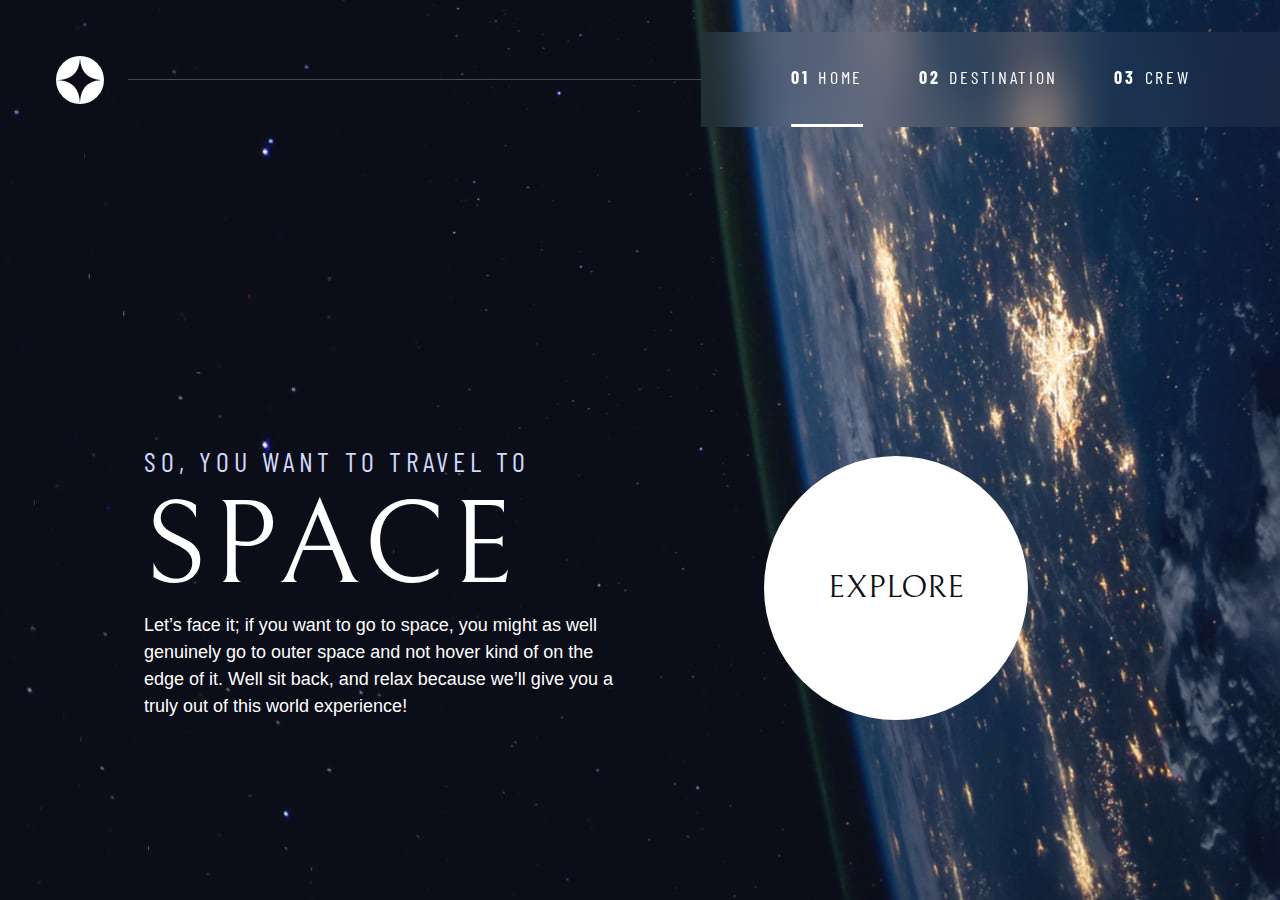
<file: index.html>
<!DOCTYPE html>
<html lang="en">
  <head>
    <meta charset="UTF-8" />
    <meta name="viewport" content="width=device-width, initial-scale=1.0" />

    <link
      rel="icon"
      type="image/png"
      sizes="32x32"
      href="./assets/favicon-32x32.png"
    />
    <link rel="preconnect" href="https://fonts.googleapis.com" />
    <link rel="preconnect" href="https://fonts.gstatic.com" crossorigin />
    <link
      href="https://fonts.googleapis.com/css2?family=Barlow+Condensed&family=Bellefair&display=swap"
      rel="stylesheet"
    />
    <link rel="stylesheet" href="index.css" />

    <title>Frontend Mentor | Space tourism website</title>
  </head>
  <body class="home">
    <a class="skip-to-content" href="#main">Skip to content</a>
    <header class="primary-header flex">
      <div>
        <img
          src="./assets/shared/logo.svg"
          alt="space tourism logo"
          class="logo"
        />
      </div>
      <button class="mobile-nav-toggle" aria-controls="primary-navigation">
        <span class="sr-only" aria-expanded="false">Menu</span>
      </button>
      <nav>
        <ul
          id="primary-navigation"
          class="primary-navigation underline-indicators flex"
          data-visible="false"
        >
          <li class="active">
            <a
              class="ff-sans-cond uppercase text-white letter-spacing-2"
              href="index.html"
              ><span aria-hidden="true">01</span>Home</a
            >
          </li>
          <li>
            <a
              class="ff-sans-cond uppercase text-white letter-spacing-2"
              href="destination.html"
              ><span aria-hidden="true">02</span>Destination</a
            >
          </li>
          <li>
            <a
              class="ff-sans-cond uppercase text-white letter-spacing-2"
              href="crew.html"
              ><span aria-hidden="true">03</span>Crew</a
            >
          </li>
          <!--   <li>
            <a
              class="ff-sans-cond uppercase text-white letter-spacing-2"
              href="technology.html"
              ><span aria-hidden="true">04</span>Technology</a
            >
          </li> -->
        </ul>
      </nav>
    </header>

    <main id="main" class="grid-container grid-container--home">
      <div>
        <h1 class="text-accent uppercase fs-500 ff-sans-cond letter-spacing-1">
          So, you want to travel to
          <span class="fs-900 ff-serif d-block text-white">Space</span>
        </h1>
        <p>
          Let’s face it; if you want to go to space, you might as well genuinely
          go to outer space and not hover kind of on the edge of it. Well sit
          back, and relax because we’ll give you a truly out of this world
          experience!
        </p>
      </div>

      <!-- explore button -->
      <div>
        <a
          href="destination.html"
          class="large-button uppercase ff-serif bg-white text-dark"
          >Explore</a
        >
      </div>
    </main>
    <script src="index.js"></script>
  </body>
</html>
</file>
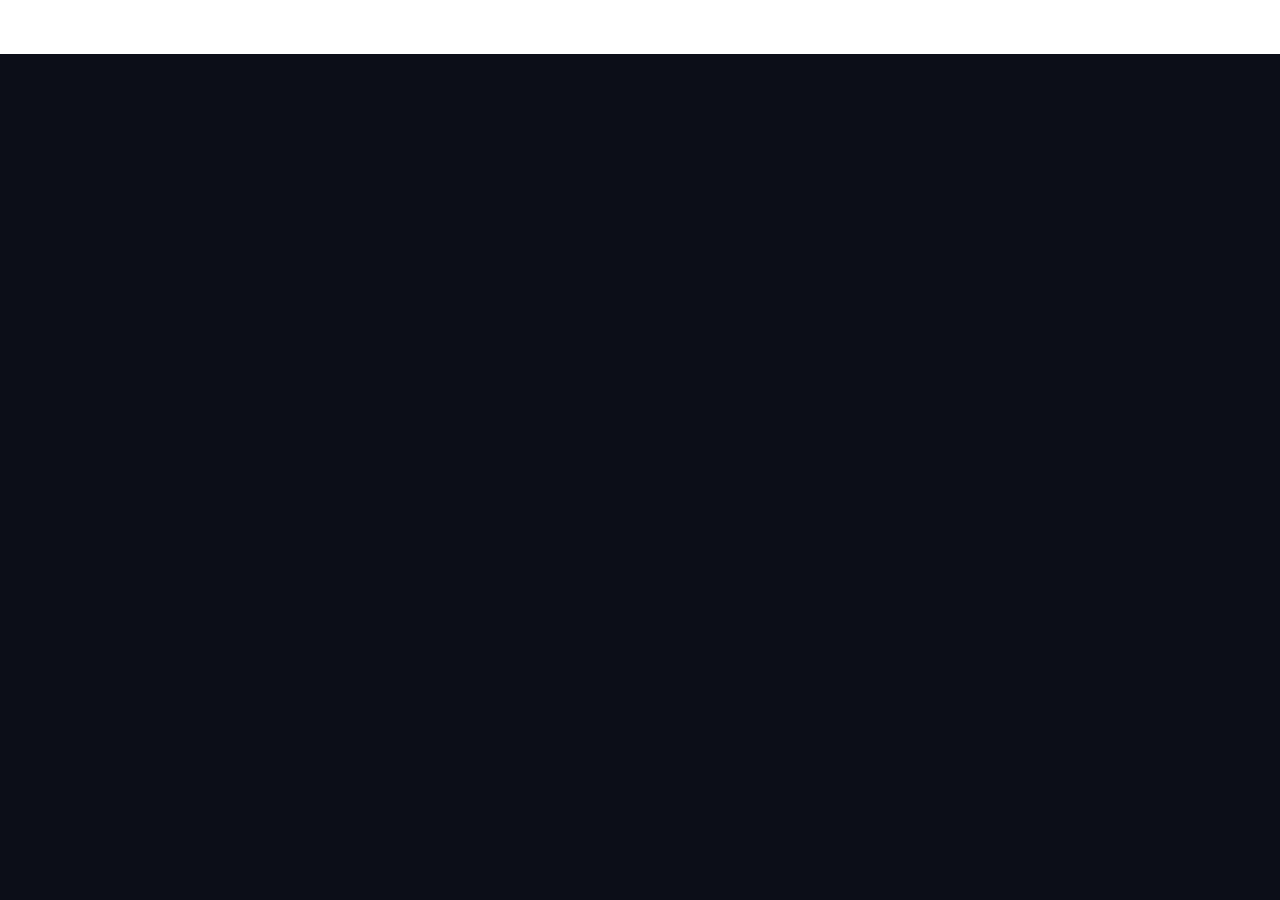
<file: starter-code/index.html>
<!DOCTYPE html>
<html lang="en">
  <head>
    <meta charset="UTF-8" />
    <meta name="viewport" content="width=device-width, initial-scale=1.0" />

    <link
      rel="icon"
      type="image/png"
      sizes="32x32"
      href="./assets/favicon-32x32.png"
    />
    <link rel="preconnect" href="https://fonts.googleapis.com" />
    <link rel="preconnect" href="https://fonts.gstatic.com" crossorigin />
    <link
      href="https://fonts.googleapis.com/css2?family=Barlow+Condensed&family=Bellefair&display=swap"
      rel="stylesheet"
    />
    <link rel="stylesheet" href="index.css" />

    <title>Frontend Mentor | Space tourism website</title>
  </head>
  <body>
    <div class="container bg-white">
      00 Home 01 Destination 02 Crew 03 Technology So, you want to travel to
      Space Let’s face it; if you want to go to space, you might as well
      genuinely go to outer space and not hover kind of on the edge of it. Well
      sit back, and relax because we’ll give you a truly out of this world
      experience! Explore
    </div>

</html>
</file>
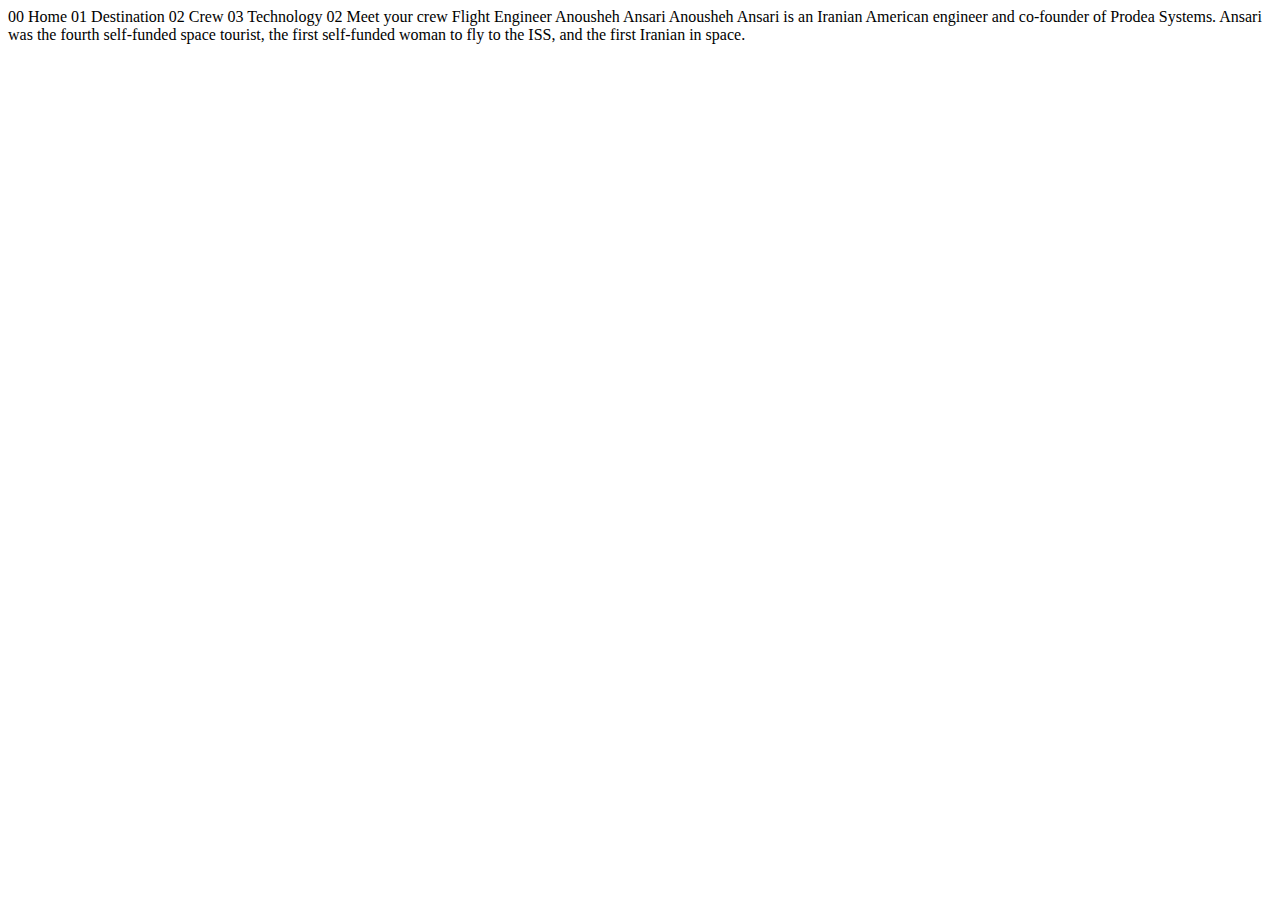
<file: crew-engineer.html>
<!DOCTYPE html>
<html lang="en">
<head>
  <meta charset="UTF-8">
  <meta name="viewport" content="width=device-width, initial-scale=1.0">

  <link rel="icon" type="image/png" sizes="32x32" href="./assets/favicon-32x32.png">
  
  <title>Frontend Mentor | Space tourism website</title>
</head>
<body>

  00 Home
  01 Destination
  02 Crew
  03 Technology

  02 Meet your crew

  Flight Engineer
  Anousheh Ansari

  Anousheh Ansari is an Iranian American engineer and co-founder of Prodea Systems. 
  Ansari was the fourth self-funded space tourist, the first self-funded woman to 
  fly to the ISS, and the first Iranian in space. 
</body>
</html>
</file>
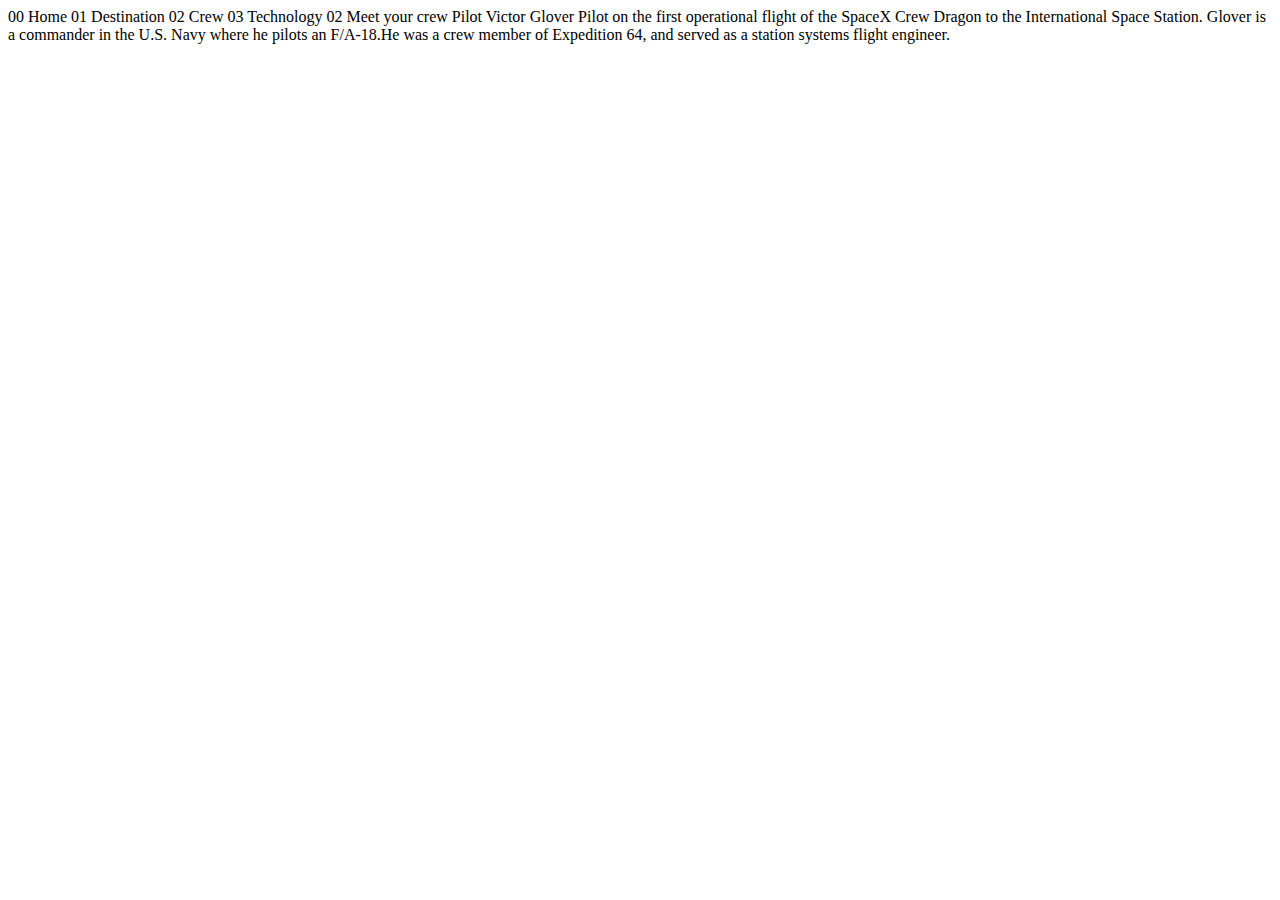
<file: crew-pilot.html>
<!DOCTYPE html>
<html lang="en">
<head>
  <meta charset="UTF-8">
  <meta name="viewport" content="width=device-width, initial-scale=1.0">

  <link rel="icon" type="image/png" sizes="32x32" href="./assets/favicon-32x32.png">
  
  <title>Frontend Mentor | Space tourism website</title>
</head>
<body>

  00 Home
  01 Destination
  02 Crew
  03 Technology

  02 Meet your crew

  Pilot
  Victor Glover

  Pilot on the first operational flight of the SpaceX Crew Dragon to the 
  International Space Station. Glover is a commander in the U.S. Navy where 
  he pilots an F/A-18.He was a crew member of Expedition 64, and served as a 
  station systems flight engineer. 
</body>
</html>
</file>
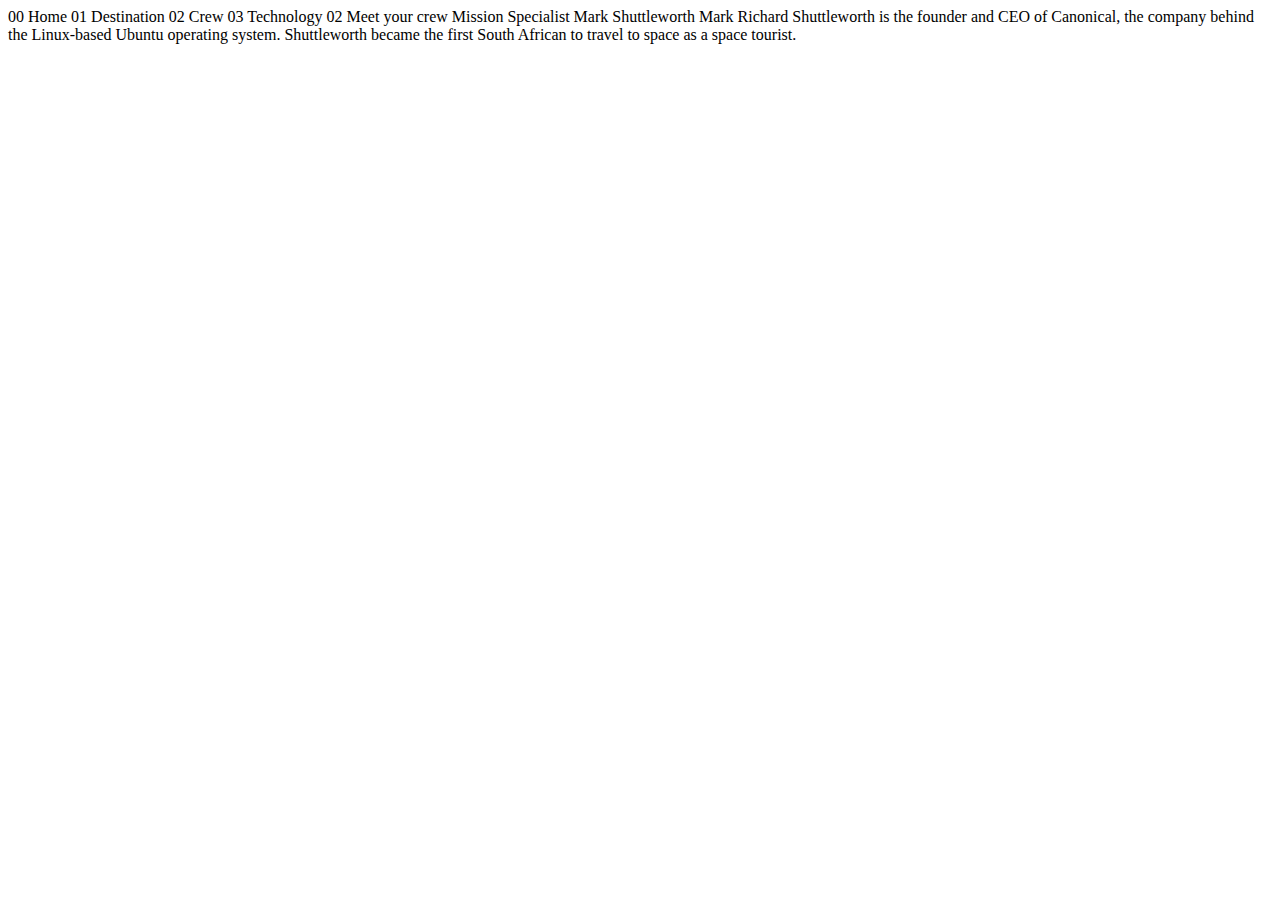
<file: crew-specialist.html>
<!DOCTYPE html>
<html lang="en">
<head>
  <meta charset="UTF-8">
  <meta name="viewport" content="width=device-width, initial-scale=1.0">

  <link rel="icon" type="image/png" sizes="32x32" href="./assets/favicon-32x32.png">
  
  <title>Frontend Mentor | Space tourism website</title>
</head>
<body>

  00 Home
  01 Destination
  02 Crew
  03 Technology

  02 Meet your crew

  Mission Specialist
  Mark Shuttleworth

  Mark Richard Shuttleworth is the founder and CEO of Canonical, the company behind 
  the Linux-based Ubuntu operating system. Shuttleworth became the first South 
  African to travel to space as a space tourist.
</body>
</html>
</file>
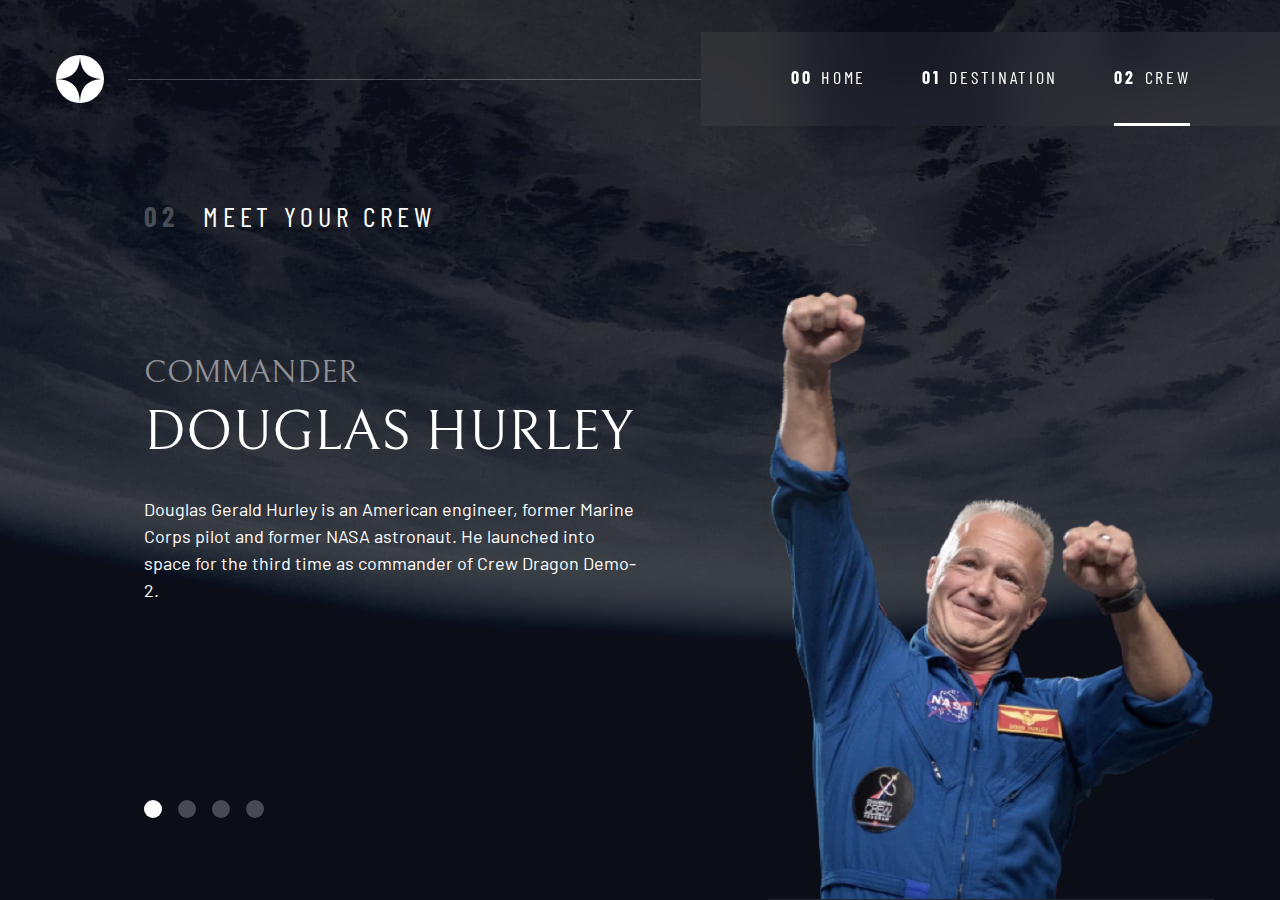
<file: crew.html>
<!DOCTYPE html>
<html lang="en">
  <head>
    <meta charset="UTF-8" />
    <meta name="viewport" content="width=device-width, initial-scale=1.0" />

    <link
      rel="icon"
      type="image/png"
      sizes="32x32"
      href="./assets/favicon-32x32.png"
    />
    <!-- Google fonts -->
    <link rel="preconnect" href="https://fonts.googleapis.com" />
    <link rel="preconnect" href="https://fonts.gstatic.com" crossorigin />
    <link
      href="https://fonts.googleapis.com/css2?family=Barlow+Condensed:wght@400;700&family=Bellefair&family=Barlow:wght@400;700&display=swap"
      rel="stylesheet"
    />

    <!-- Our custom CSS -->
    <link rel="stylesheet" href="index.css" />
    <title>Frontend Mentor | Space tourism website</title>
    <script src="navigation.js" defer></script>
    <script src="tabs.js" defer></script>
  </head>

  <body class="crew">
    <a class="skip-to-content" href="#main">Skip to content</a>
    <header class="primary-header flex">
      <div>
        <img
          src="./assets/shared/logo.svg"
          alt="space tourism logo"
          class="logo"
        />
      </div>
      <button class="mobile-nav-toggle" aria-controls="primary-navigation">
        <span class="sr-only" aria-expanded="false">Menu</span>
      </button>
      <nav>
        <ul
          id="primary-navigation"
          data-visible="false"
          class="primary-navigation underline-indicators flex"
        >
          <li>
            <a
              class="ff-sans-cond uppercase text-white letter-spacing-2"
              href="index.html"
              ><span aria-hidden="true">00</span>Home</a
            >
          </li>
          <li>
            <a
              class="ff-sans-cond uppercase text-white letter-spacing-2"
              href="destination.html"
              ><span aria-hidden="true">01</span>Destination</a
            >
          </li>
          <li class="active">
            <a
              class="ff-sans-cond uppercase text-white letter-spacing-2"
              href="crew.html"
              ><span aria-hidden="true">02</span>Crew</a
            >
          </li>
          <!--  <li>
            <a
              class="ff-sans-cond uppercase text-white letter-spacing-2"
              href="technology.html"
              ><span aria-hidden="true">03</span>Technology</a
            >
          </li> -->
        </ul>
      </nav>
    </header>

    <main id="main" class="grid-container grid-container--crew flow">
      <h1 class="numbered-title">
        <span aria-hidden="true">02</span> Meet your crew
      </h1>

      <div
        class="dot-indicators flex"
        role="tablist"
        aria-label="crew member list"
      >
        <button
          aria-selected="true"
          aria-controls="commander-tab"
          role="tab"
          data-image="commander-image"
          tabindex="0"
        >
          <span class="sr-only">The commander</span>
        </button>
        <button
          aria-selected="false"
          aria-controls="mission-tab"
          role="tab"
          data-image="mission-image"
          tabindex="-1"
        >
          <span class="sr-only">The mission specialist</span>
        </button>
        <button
          aria-selected="false"
          aria-controls="pilot-tab"
          role="tab"
          data-image="pilot-image"
          tabindex="-1"
        >
          <span class="sr-only">The pilot</span>
        </button>
        <button
          aria-selected="false"
          aria-controls="crew-tab"
          role="tab"
          data-image="crew-image"
          tabindex="-1"
        >
          <span class="sr-only">The crew engineer</span>
        </button>
      </div>

      <!-- commander -->
      <article
        class="crew-details flow"
        id="commander-tab"
        role="tabpanel"
        tabindex="0"
      >
        <header class="flow flow--space-small">
          <h2 class="fs-600 ff-serif uppercase">Commander</h2>
          <p class="fs-700 uppercase ff-serif">Douglas Hurley</p>
        </header>
        <p>
          Douglas Gerald Hurley is an American engineer, former Marine Corps
          pilot and former NASA astronaut. He launched into space for the third
          time as commander of Crew Dragon Demo-2.
        </p>
      </article>

      <!-- mission specialist -->
      <article
        hidden
        class="crew-details flow"
        id="mission-tab"
        role="tabpanel"
        tabindex="0"
      >
        <header class="flow flow--space-small">
          <h2 class="fs-600 ff-serif uppercase">Mission Specialist</h2>
          <p class="fs-700 uppercase ff-serif">Mark SHuttleworth</p>
        </header>
        <p>
          Mark Richard Shuttleworth is the founder and CEO of Canonical, the
          company behind the Linux-based Ubuntu operating system. Shuttleworth
          became the first South African to travel to space as a space tourist.
        </p>
      </article>

      <!-- pilot -->
      <article
        hidden
        class="crew-details flow"
        id="pilot-tab"
        role="tabpanel"
        tabindex="0"
      >
        <header class="flow flow--space-small">
          <h2 class="fs-600 ff-serif uppercase">Pilot</h2>
          <p class="fs-700 uppercase ff-serif">Victor Glover</p>
        </header>
        <p>
          Pilot on the first operational flight of the SpaceX Crew Dragon to the
          International Space Station. Glover is a commander in the U.S. Navy
          where he pilots an F/A-18.He was a crew member of Expedition 64, and
          served as a station systems flight engineer.
        </p>
      </article>

      <!-- engineer -->
      <article
        hidden
        class="crew-details flow"
        id="crew-tab"
        role="tabpanel"
        tabindex="0"
      >
        <header class="flow flow--space-small">
          <h2 class="fs-600 ff-serif uppercase">Flight Engineer</h2>
          <p class="fs-700 uppercase ff-serif">Anousheh Ansari</p>
        </header>
        <p>
          Anousheh Ansari is an Iranian American engineer and co-founder of
          Prodea Systems. Ansari was the fourth self-funded space tourist, the
          first self-funded woman to fly to the ISS, and the first Iranian in
          space.
        </p>
      </article>

      <picture id="commander-image">
        <source
          srcset="assets/crew/image-douglas-hurley.webp"
          type="image/webp"
        />
        <img src="assets/crew/image-douglas-hurley.png" alt="Douglas Hurley" />
      </picture>
      <picture hidden id="mission-image">
        <source
          srcset="assets/crew/image-mark-shuttleworth.webp"
          type="image/webp"
        />
        <img
          src="assets/crew/image-mark-shuttleworth.png"
          alt="Douglas Hurley"
        />
      </picture>
      <picture hidden id="pilot-image">
        <source
          srcset="assets/crew/image-victor-glover.webp"
          type="image/webp"
        />
        <img src="assets/crew/image-victor-glover.png" alt="Douglas Hurley" />
      </picture>
      <picture hidden id="crew-image">
        <source
          srcset="assets/crew/image-anousheh-ansari.webp"
          type="image/webp"
        />
        <img src="assets/crew/image-anousheh-ansari.png" alt="Douglas Hurley" />
      </picture>
    </main>
  </body>
</html>
</file>
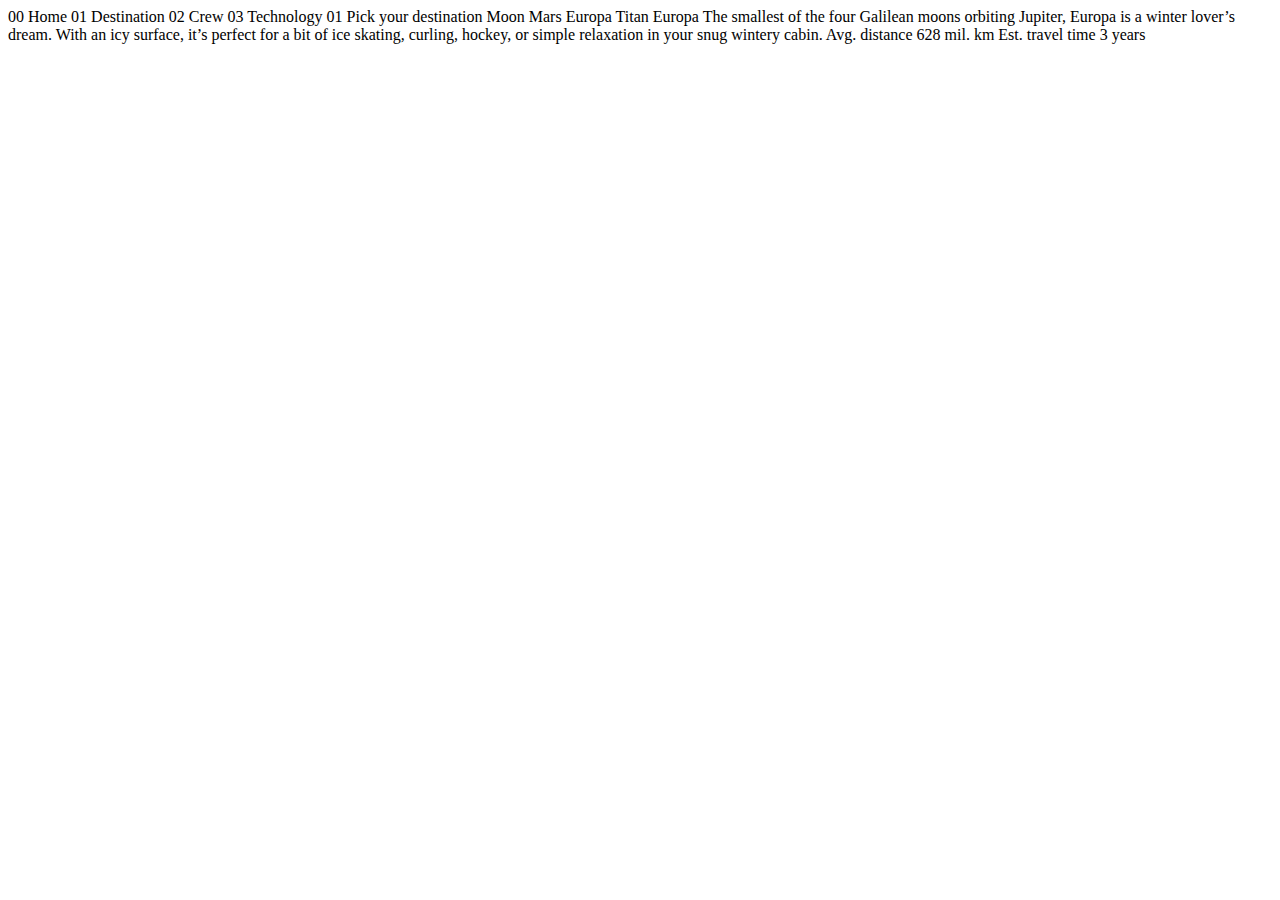
<file: destination-europa.html>
<!DOCTYPE html>
<html lang="en">
<head>
  <meta charset="UTF-8">
  <meta name="viewport" content="width=device-width, initial-scale=1.0">

  <link rel="icon" type="image/png" sizes="32x32" href="./assets/favicon-32x32.png">
  
  <title>Frontend Mentor | Space tourism website</title>
</head>
<body>

  00 Home
  01 Destination
  02 Crew
  03 Technology

  01 Pick your destination

  Moon
  Mars
  Europa
  Titan

  Europa

  The smallest of the four Galilean moons orbiting Jupiter, Europa is a 
  winter lover’s dream. With an icy surface, it’s perfect for a bit of 
  ice skating, curling, hockey, or simple relaxation in your snug 
  wintery cabin.

  Avg. distance
  628 mil. km

  Est. travel time
  3 years
</body>
</html>
</file>
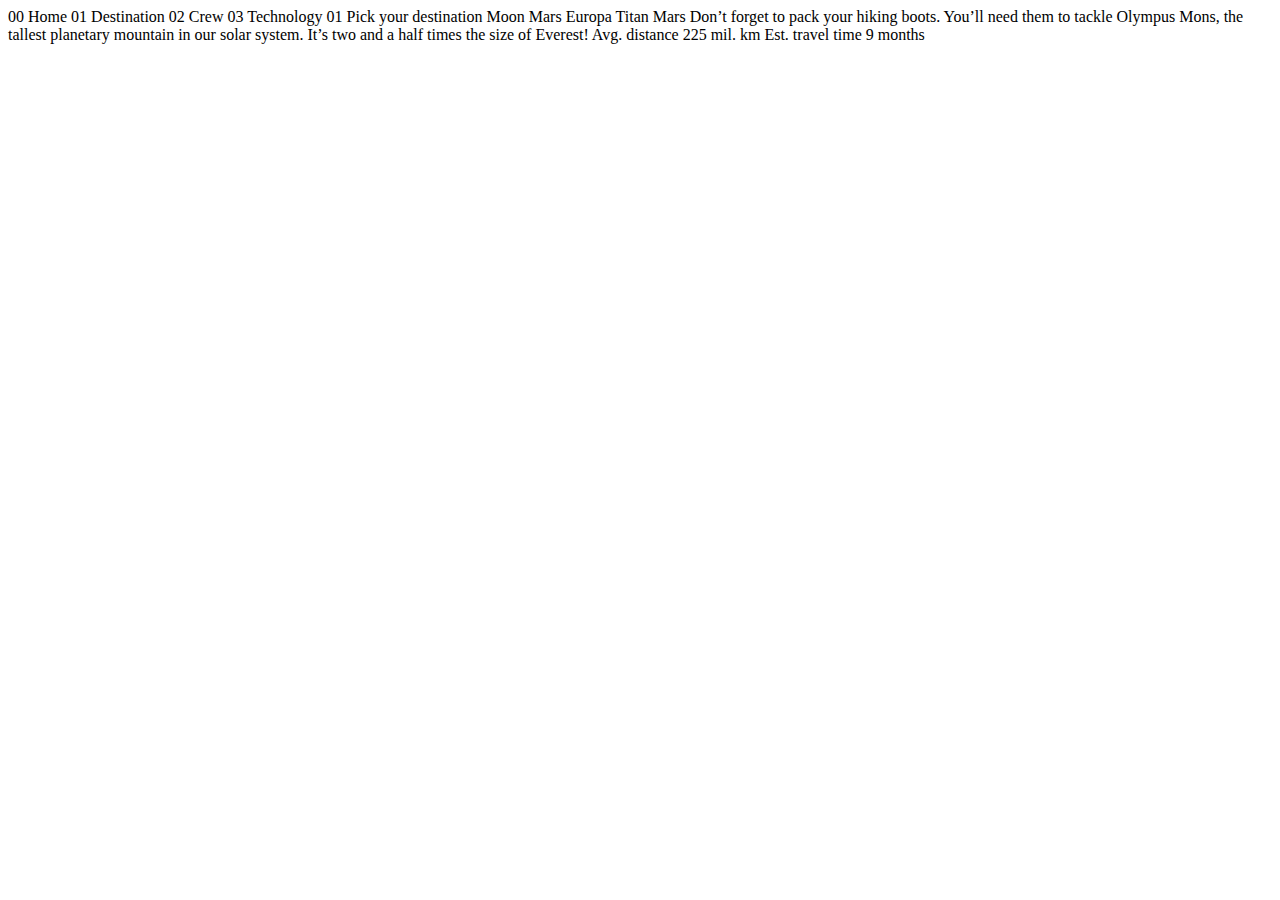
<file: destination-mars.html>
<!DOCTYPE html>
<html lang="en">
<head>
  <meta charset="UTF-8">
  <meta name="viewport" content="width=device-width, initial-scale=1.0">

  <link rel="icon" type="image/png" sizes="32x32" href="./assets/favicon-32x32.png">
  
  <title>Frontend Mentor | Space tourism website</title>
</head>
<body>

  00 Home
  01 Destination
  02 Crew
  03 Technology

  01 Pick your destination

  Moon
  Mars
  Europa
  Titan

  Mars

  Don’t forget to pack your hiking boots. You’ll need them to tackle Olympus Mons, 
  the tallest planetary mountain in our solar system. It’s two and a half times 
  the size of Everest!

  Avg. distance
  225 mil. km

  Est. travel time
  9 months
</body>
</html>
</file>
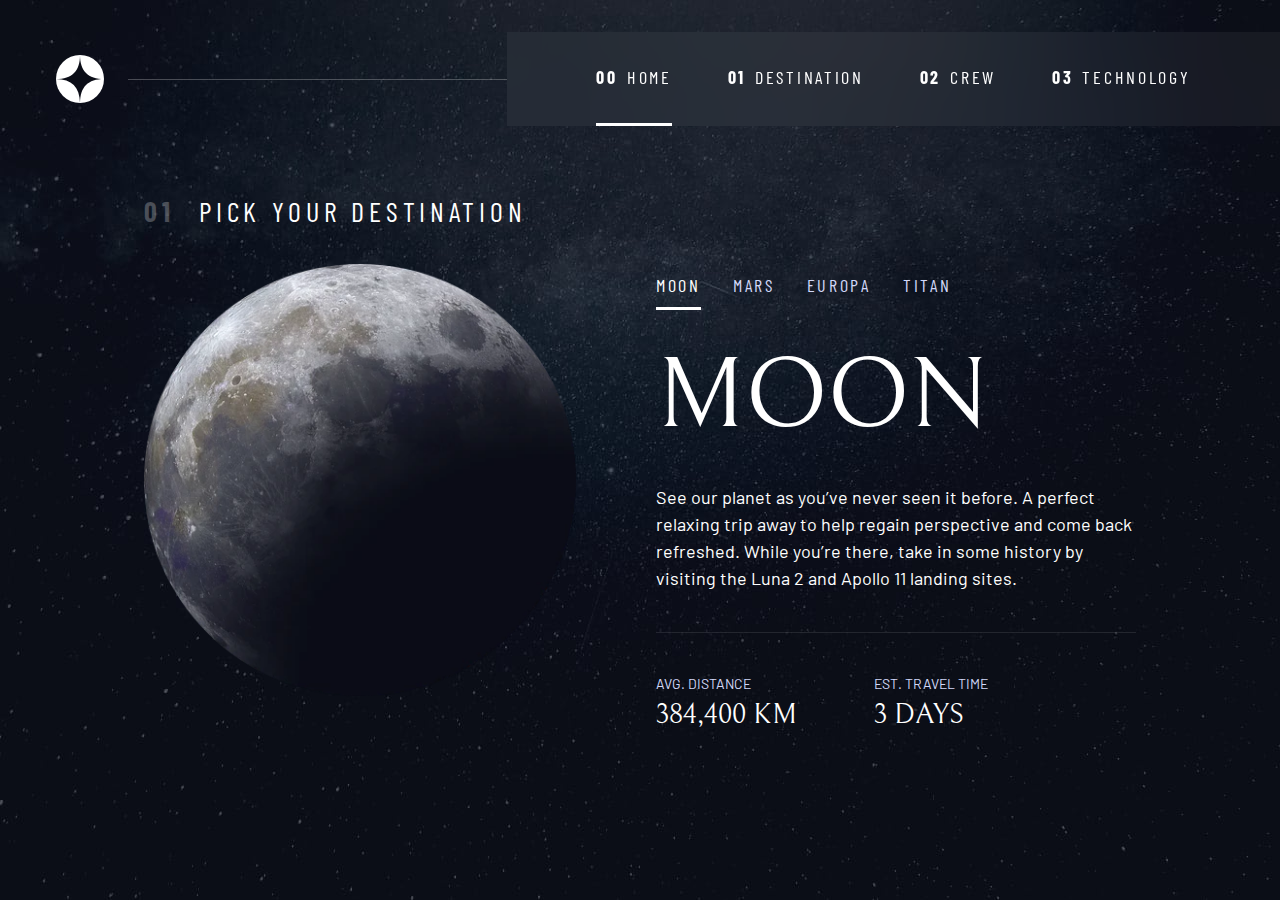
<file: destination-moon.html>
<!DOCTYPE html>
<html lang="en">
  <head>
    <meta charset="UTF-8" />
    <meta name="viewport" content="width=device-width, initial-scale=1.0" />

    <link
      rel="icon"
      type="image/png"
      sizes="32x32"
      href="./assets/favicon-32x32.png"
    />
    <!-- Google fonts -->
    <link rel="preconnect" href="https://fonts.googleapis.com" />
    <link rel="preconnect" href="https://fonts.gstatic.com" crossorigin />
    <link
      href="https://fonts.googleapis.com/css2?family=Barlow+Condensed:wght@400;700&family=Bellefair&family=Barlow:wght@400;700&display=swap"
      rel="stylesheet"
    />

    <!-- Our custom CSS -->
    <link rel="stylesheet" href="index.css" />
    <title>Frontend Mentor | Space tourism website</title>
    <script src="index.js" defer></script>
  </head>
  <body class="destination">
    <a class="skip-to-content" href="#main">Skip to content</a>
    <header class="primary-header flex">
      <div>
        <img
          src="./assets/shared/logo.svg"
          alt="space tourism logo"
          class="logo"
        />
      </div>
      <button class="mobile-nav-toggle" aria-controls="primary-navigation">
        <span class="sr-only" aria-expanded="false">Menu</span>
      </button>
      <nav>
        <ul
          id="primary-navigation"
          data-visible="false"
          class="primary-navigation underline-indicators flex"
        >
          <li class="active">
            <a
              class="ff-sans-cond uppercase text-white letter-spacing-2"
              href="index.html"
              ><span aria-hidden="true">00</span>Home</a
            >
          </li>
          <li>
            <a
              class="ff-sans-cond uppercase text-white letter-spacing-2"
              href="destination.html"
              ><span aria-hidden="true">01</span>Destination</a
            >
          </li>
          <li>
            <a
              class="ff-sans-cond uppercase text-white letter-spacing-2"
              href="crew.html"
              ><span aria-hidden="true">02</span>Crew</a
            >
          </li>
          <li>
            <a
              class="ff-sans-cond uppercase text-white letter-spacing-2"
              href="technology.html"
              ><span aria-hidden="true">03</span>Technology</a
            >
          </li>
        </ul>
      </nav>
    </header>
    <main id="main" class="grid-container grid-container--destination flow">
      <h1 class="numbered-title">
        <span aria-hidden="true">01</span> Pick your destination
      </h1>

      <picture>
        <source srcset="assets/destination/image-moon.webp" type="image/webp" />
        <img src="assets/destination/image-moon.png" alt="the moon" />
      </picture>

      <div class="tab-list underline-indicators flex">
        <button
          aria-selected="true"
          class="uppercase ff-sans-cond text-accent letter-spacing-2"
        >
          Moon
        </button>
        <button
          aria-selected="false"
          class="uppercase ff-sans-cond text-accent letter-spacing-2"
        >
          Mars
        </button>
        <button
          aria-selected="false"
          class="uppercase ff-sans-cond text-accent letter-spacing-2"
        >
          Europa
        </button>
        <button
          aria-selected="false"
          class="uppercase ff-sans-cond text-accent letter-spacing-2"
        >
          Titan
        </button>
      </div>

      <article class="destination-info flow">
        <h2 class="fs-800 uppercase ff-serif">Moon</h2>

        <p>
          See our planet as you’ve never seen it before. A perfect relaxing trip
          away to help regain perspective and come back refreshed. While you’re
          there, take in some history by visiting the Luna 2 and Apollo 11
          landing sites.
        </p>

        <div class="destination-meta flex">
          <div>
            <h3 class="text-accent fs-200 uppercase">Avg. distance</h3>
            <p class="ff-serif uppercase">384,400 km</p>
          </div>
          <div>
            <h3 class="text-accent fs-200 uppercase">Est. travel time</h3>
            <p class="ff-serif uppercase">3 days</p>
          </div>
        </div>
      </article>
    </main>
  </body>
</html>
</file>
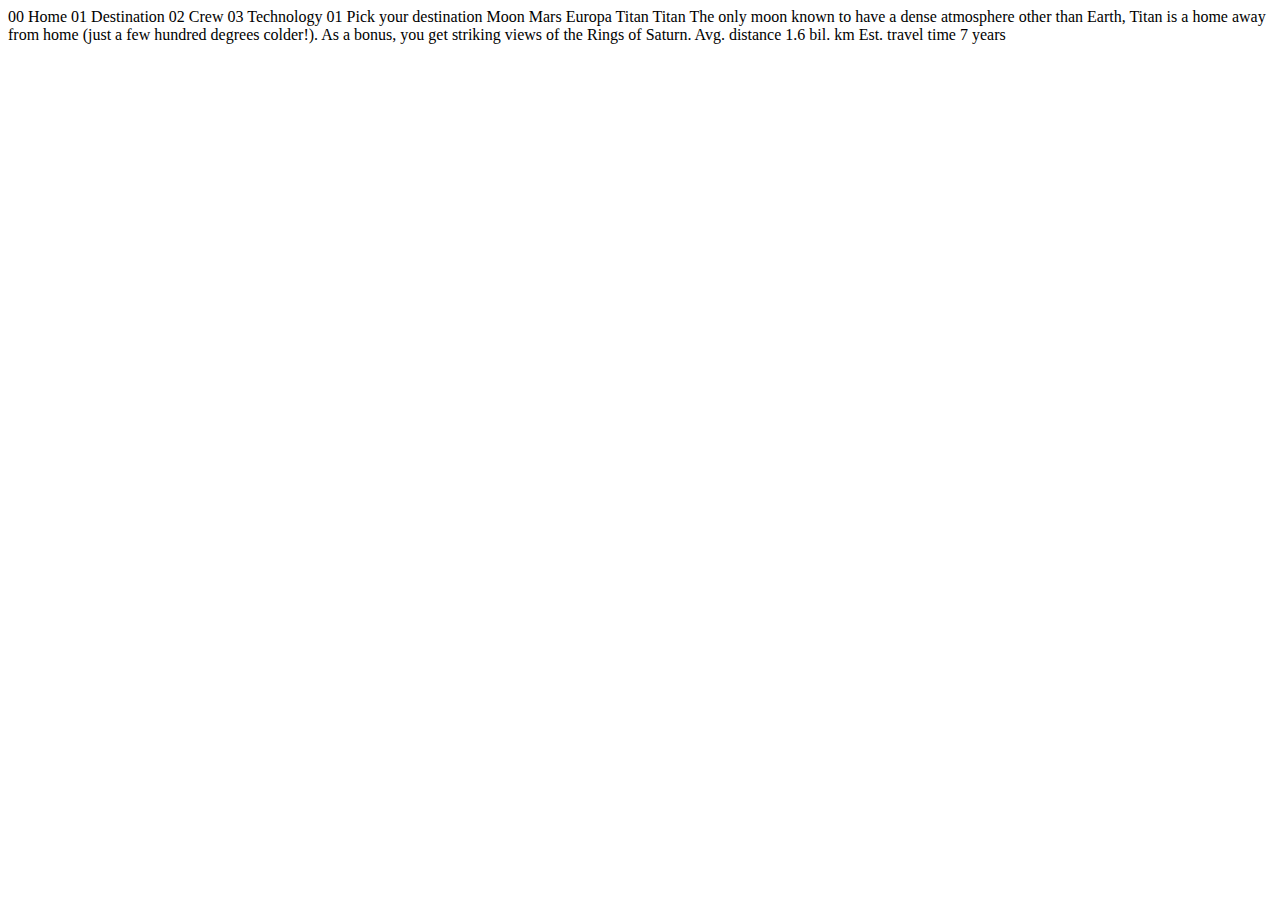
<file: destination-titan.html>
<!DOCTYPE html>
<html lang="en">
<head>
  <meta charset="UTF-8">
  <meta name="viewport" content="width=device-width, initial-scale=1.0">

  <link rel="icon" type="image/png" sizes="32x32" href="./assets/favicon-32x32.png">
  
  <title>Frontend Mentor | Space tourism website</title>
</head>
<body>

  00 Home
  01 Destination
  02 Crew
  03 Technology

  01 Pick your destination

  Moon
  Mars
  Europa
  Titan

  Titan

  The only moon known to have a dense atmosphere other than Earth, Titan 
  is a home away from home (just a few hundred degrees colder!). As a 
  bonus, you get striking views of the Rings of Saturn.

  Avg. distance
  1.6 bil. km

  Est. travel time
  7 years
</body>
</html>
</file>
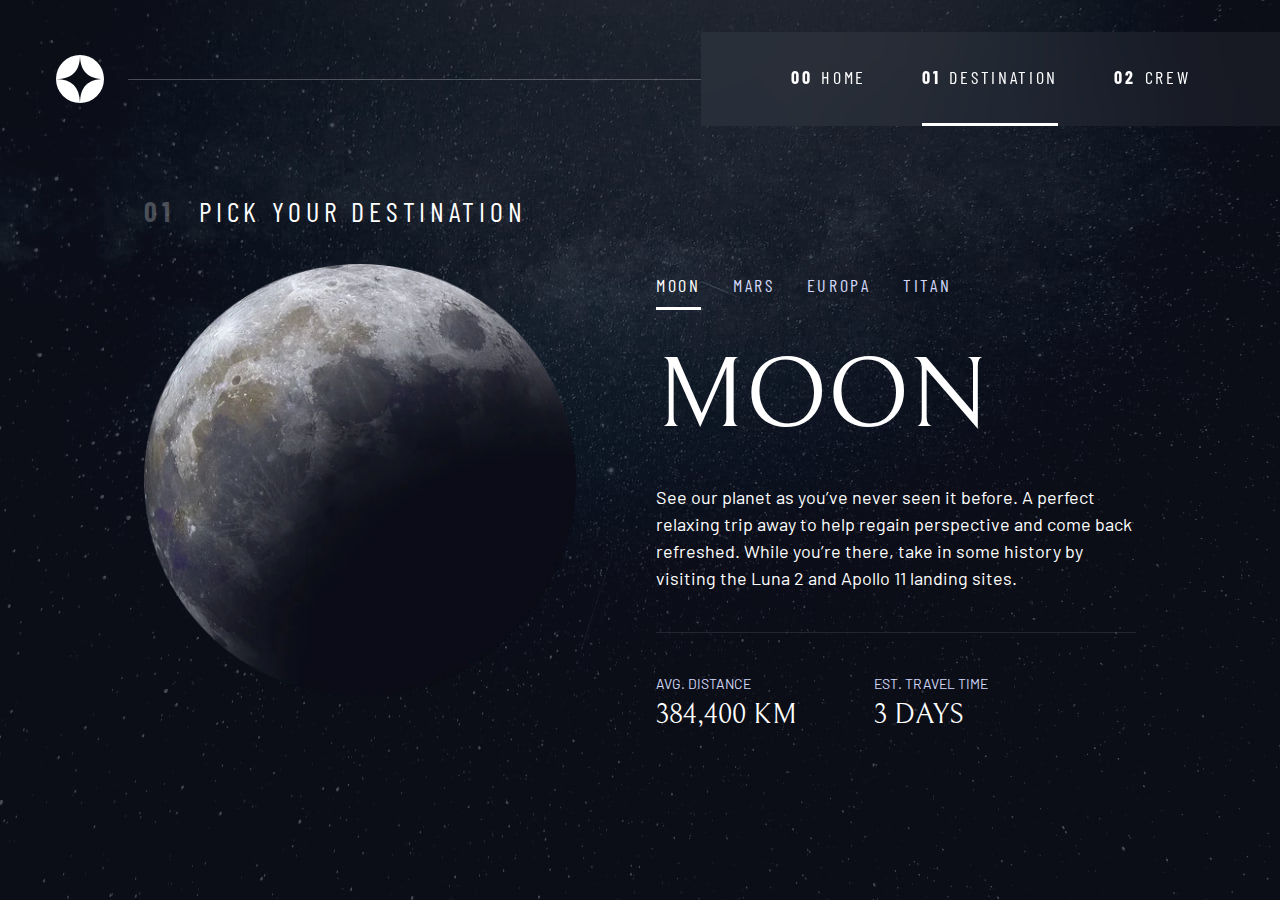
<file: destination.html>
<!DOCTYPE html>
<html lang="en">
  <head>
    <meta charset="UTF-8" />
    <meta name="viewport" content="width=device-width, initial-scale=1.0" />

    <link
      rel="icon"
      type="image/png"
      sizes="32x32"
      href="./assets/favicon-32x32.png"
    />
    <!-- Google fonts -->
    <link rel="preconnect" href="https://fonts.googleapis.com" />
    <link rel="preconnect" href="https://fonts.gstatic.com" crossorigin />
    <link
      href="https://fonts.googleapis.com/css2?family=Barlow+Condensed:wght@400;700&family=Bellefair&family=Barlow:wght@400;700&display=swap"
      rel="stylesheet"
    />

    <!-- Our custom CSS -->
    <link rel="stylesheet" href="index.css" />
    <title>Frontend Mentor | Space tourism website</title>
    <script src="navigation.js" defer></script>
    <script src="tabs.js" defer></script>
  </head>
  <body class="destination">
    <a class="skip-to-content" href="#main">Skip to content</a>
    <header class="primary-header flex">
      <div>
        <img
          src="./assets/shared/logo.svg"
          alt="space tourism logo"
          class="logo"
        />
      </div>
      <button class="mobile-nav-toggle" aria-controls="primary-navigation">
        <span class="sr-only" aria-expanded="false">Menu</span>
      </button>
      <nav>
        <ul
          id="primary-navigation"
          data-visible="false"
          class="primary-navigation underline-indicators flex"
        >
          <li>
            <a
              class="ff-sans-cond uppercase text-white letter-spacing-2"
              href="index.html"
              ><span aria-hidden="true">00</span>Home</a
            >
          </li>
          <li class="active">
            <a
              class="ff-sans-cond uppercase text-white letter-spacing-2"
              href="destination.html"
              ><span aria-hidden="true">01</span>Destination</a
            >
          </li>
          <li>
            <a
              class="ff-sans-cond uppercase text-white letter-spacing-2"
              href="crew.html"
              ><span aria-hidden="true">02</span>Crew</a
            >
          </li>
          <!-- <li>
            <a
              class="ff-sans-cond uppercase text-white letter-spacing-2"
              href="technology.html"
              ><span aria-hidden="true">03</span>Technology</a
            >
          </li> -->
        </ul>
      </nav>
    </header>
    <main id="main" class="grid-container grid-container--destination flow">
      <h1 class="numbered-title">
        <span aria-hidden="true">01</span> Pick your destination
      </h1>

      <picture id="moon-image">
        <source srcset="assets/destination/image-moon.webp" type="image/webp" />
        <img src="assets/destination/image-moon.png" alt="the moon" />
      </picture>

      <picture id="mars-image" hidden>
        <source srcset="assets/destination/image-mars.webp" type="image/webp" />
        <img src="assets/destination/image-mars.png" alt="the mars" />
      </picture>

      <picture id="europa-image" hidden>
        <source
          srcset="assets/destination/image-europa.webp"
          type="image/webp"
        />
        <img src="assets/destination/image-europa.png" alt="the europa" />
      </picture>

      <picture id="titan-image" hidden>
        <source
          srcset="assets/destination/image-titan.webp"
          type="image/webp"
        />
        <img src="assets/destination/image-titan.png" alt="the titan" />
      </picture>

      <div
        class="tab-list underline-indicators flex"
        role="tablist"
        aria-label="destination list"
      >
        <button
          aria-selected="true"
          role="tab"
          aria-controls="moon-tab"
          class="uppercase ff-sans-cond text-accent letter-spacing-2"
          tabindex="0"
          data-image="moon-image"
        >
          Moon
        </button>
        <button
          aria-selected="false"
          role="tab"
          aria-controls="mars-tab"
          class="uppercase ff-sans-cond text-accent letter-spacing-2"
          tabindex="-1"
          data-image="mars-image"
        >
          Mars
        </button>
        <button
          aria-selected="false"
          role="tab"
          aria-controls="europa-tab"
          class="uppercase ff-sans-cond text-accent letter-spacing-2"
          tabindex="-1"
          data-image="europa-image"
        >
          Europa
        </button>
        <button
          aria-selected="false"
          role="tab"
          aria-controls="titan-tab"
          class="uppercase ff-sans-cond text-accent letter-spacing-2"
          tabindex="-1"
          data-image="titan-image"
        >
          Titan
        </button>
      </div>
      <!-- Moon -->
      <article
        class="destination-info flow"
        id="moon-tab"
        tabindex="0"
        role="tabpanel"
      >
        <h2 class="fs-800 uppercase ff-serif">Moon</h2>

        <p>
          See our planet as you’ve never seen it before. A perfect relaxing trip
          away to help regain perspective and come back refreshed. While you’re
          there, take in some history by visiting the Luna 2 and Apollo 11
          landing sites.
        </p>

        <div class="destination-meta flex">
          <div>
            <h3 class="text-accent fs-200 uppercase">Avg. distance</h3>
            <p class="ff-serif uppercase">384,400 km</p>
          </div>
          <div>
            <h3 class="text-accent fs-200 uppercase">Est. travel time</h3>
            <p class="ff-serif uppercase">3 days</p>
          </div>
        </div>
      </article>
      <!-- Mars -->
      <article
        hidden
        class="destination-info flow"
        id="mars-tab"
        tabindex="0"
        role="tabpanel"
      >
        <h2 class="fs-800 uppercase ff-serif">Mars</h2>

        <p>
          Don’t forget to pack your hiking boots. You’ll need them to tackle
          Olympus Mons, the tallest planetary mountain in our solar system. It’s
          two and a half times the size of Everest!
        </p>

        <div class="destination-meta flex">
          <div>
            <h3 class="text-accent fs-200 uppercase">Avg. distance</h3>
            <p class="ff-serif uppercase">225 mil. km</p>
          </div>
          <div>
            <h3 class="text-accent fs-200 uppercase">Est. travel time</h3>
            <p class="ff-serif uppercase">9 months</p>
          </div>
        </div>
      </article>
      <!-- Europa -->
      <article
        hidden
        class="destination-info flow"
        id="europa-tab"
        tabindex="0"
        role="tabpanel"
      >
        <h2 class="fs-800 uppercase ff-serif">Europa</h2>

        <p>
          The smallest of the four Galilean moons orbiting Jupiter, Europa is a
          winter lover’s dream. With an icy surface, it’s perfect for a bit of
          ice skating, curling, hockey, or simple relaxation in your snug
          wintery cabin.
        </p>

        <div class="destination-meta flex">
          <div>
            <h3 class="text-accent fs-200 uppercase">Avg. distance</h3>
            <p class="ff-serif uppercase">628 mil. km</p>
          </div>
          <div>
            <h3 class="text-accent fs-200 uppercase">Est. travel time</h3>
            <p class="ff-serif uppercase">3 years</p>
          </div>
        </div>
      </article>
      <!-- Titan -->
      <article
        hidden
        class="destination-info flow"
        id="titan-tab"
        tabindex="0"
        role="tabpanel"
      >
        <h2 class="fs-800 uppercase ff-serif">Titan</h2>

        <p>
          The only moon known to have a dense atmosphere other than Earth, Titan
          is a home away from home (just a few hundred degrees colder!). As a
          bonus, you get striking views of the Rings of Saturn.
        </p>

        <div class="destination-meta flex">
          <div>
            <h3 class="text-accent fs-200 uppercase">Avg. distance</h3>
            <p class="ff-serif uppercase">1.6 bil. km</p>
          </div>
          <div>
            <h3 class="text-accent fs-200 uppercase">Est. travel time</h3>
            <p class="ff-serif uppercase">7 days</p>
          </div>
        </div>
      </article>
    </main>
  </body>
</html>
</file>
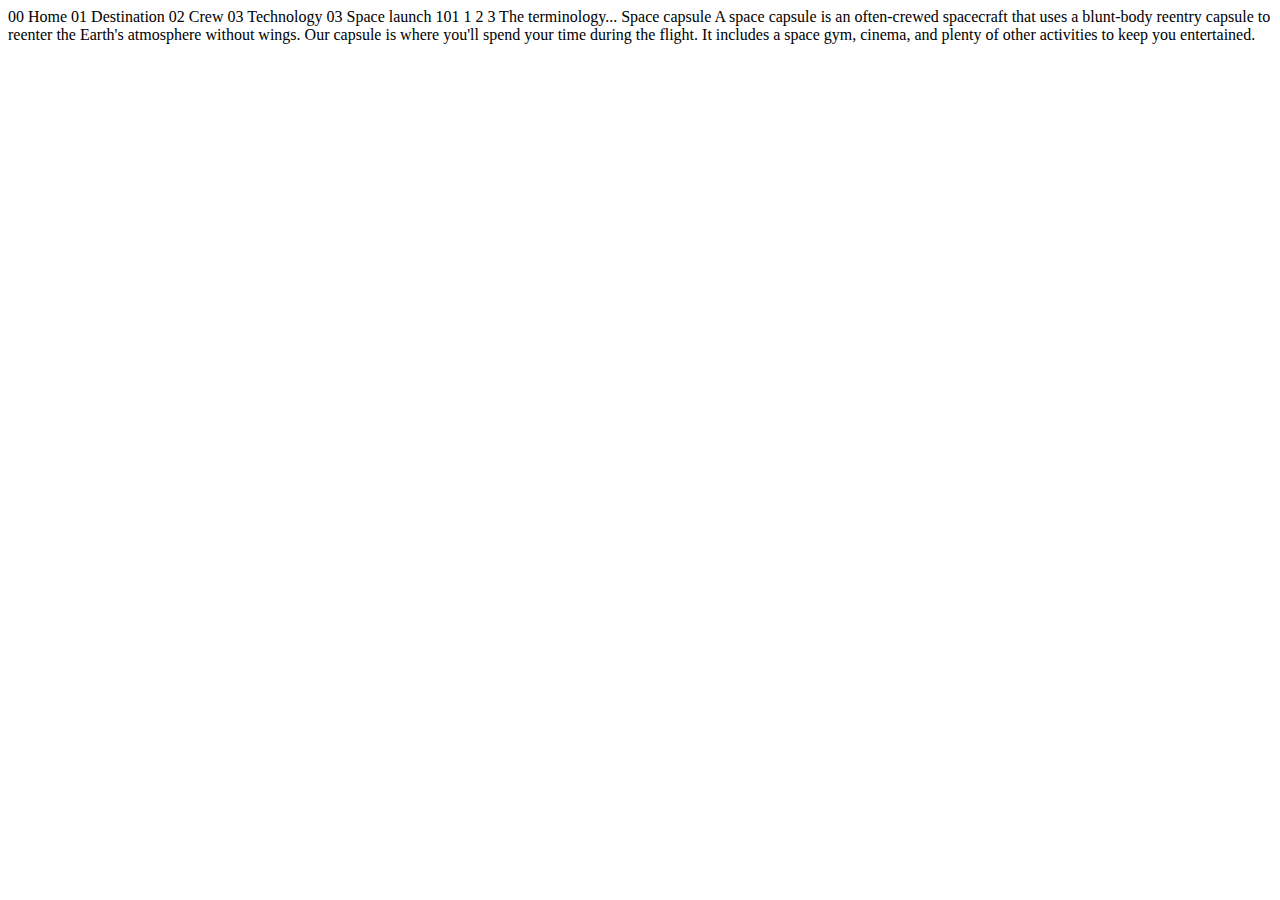
<file: technology-capsule.html>
<!DOCTYPE html>
<html lang="en">
<head>
  <meta charset="UTF-8">
  <meta name="viewport" content="width=device-width, initial-scale=1.0">

  <link rel="icon" type="image/png" sizes="32x32" href="./assets/favicon-32x32.png">
  
  <title>Frontend Mentor | Space tourism website</title>
</head>
<body>

  00 Home
  01 Destination
  02 Crew
  03 Technology

  03 Space launch 101

  1
  2
  3

  The terminology...
  Space capsule

  A space capsule is an often-crewed spacecraft that uses a blunt-body reentry 
  capsule to reenter the Earth's atmosphere without wings. Our capsule is where 
  you'll spend your time during the flight. It includes a space gym, cinema, 
  and plenty of other activities to keep you entertained.
</body>
</html>
</file>
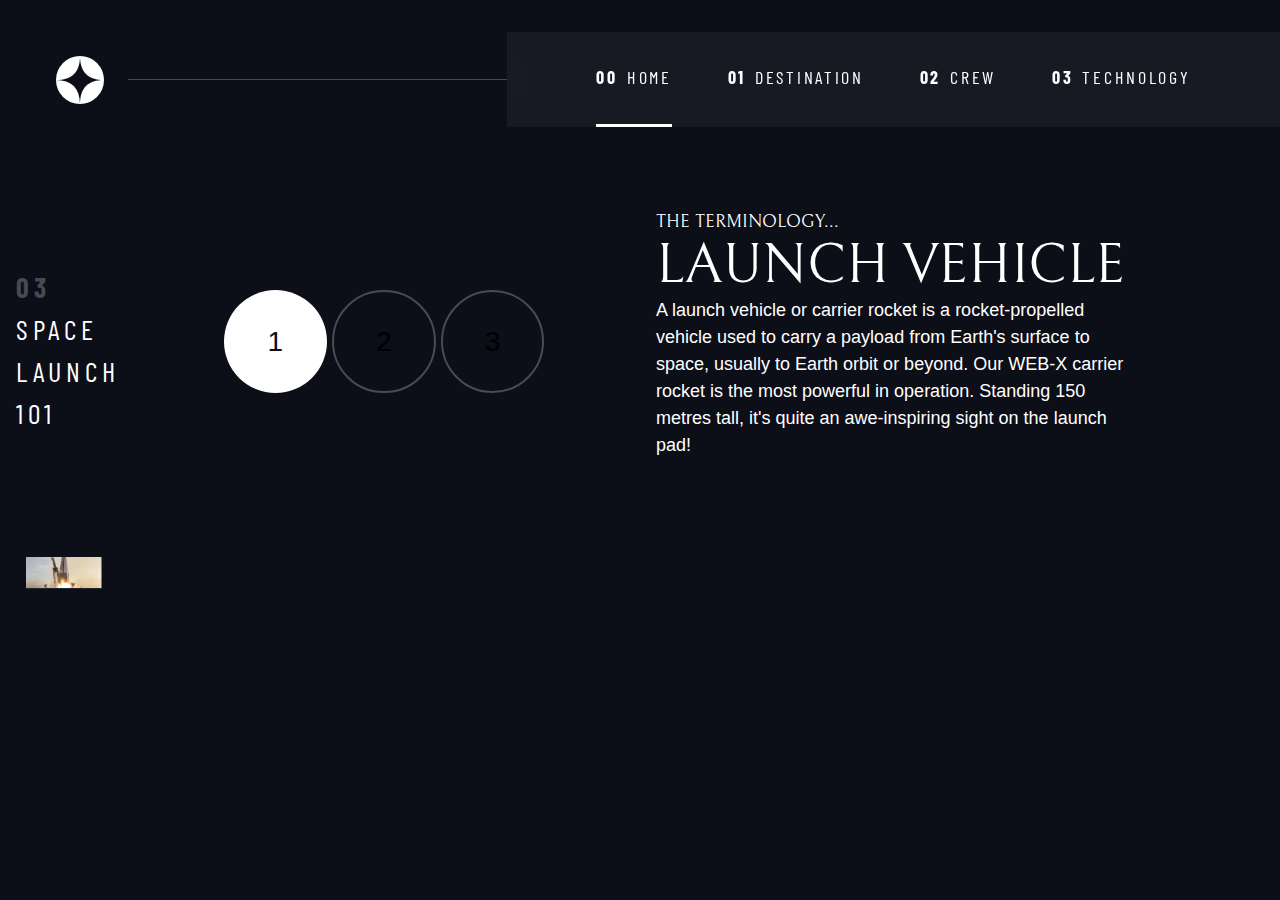
<file: technology-spaceport.html>
<!DOCTYPE html>
<html lang="en">
  <head>
    <meta charset="UTF-8" />
    <meta name="viewport" content="width=device-width, initial-scale=1.0" />

    <link
      rel="icon"
      type="image/png"
      sizes="32x32"
      href="./assets/favicon-32x32.png"
    />
    <link rel="preconnect" href="https://fonts.googleapis.com" />
    <link rel="preconnect" href="https://fonts.gstatic.com" crossorigin />
    <link
      href="https://fonts.googleapis.com/css2?family=Barlow+Condensed&family=Bellefair&display=swap"
      rel="stylesheet"
    />
    <link rel="stylesheet" href="index.css" />

    <title>Frontend Mentor | Space tourism website</title>
  </head>

  <body class="tech">
    <a class="skip-to-content" href="#main">Skip to content</a>
    <header class="primary-header flex">
      <div>
        <img
          src="./assets/shared/logo.svg"
          alt="space tourism logo"
          class="logo"
        />
      </div>
      <button class="mobile-nav-toggle" aria-controls="primary-navigation">
        <span class="sr-only" aria-expanded="false">Menu</span>
      </button>
      <nav>
        <ul
          id="primary-navigation"
          data-visible="false"
          class="primary-navigation underline-indicators flex"
        >
          <li class="active">
            <a
              class="ff-sans-cond uppercase text-white letter-spacing-2"
              href="index.html"
              ><span aria-hidden="true">00</span>Home</a
            >
          </li>
          <li>
            <a
              class="ff-sans-cond uppercase text-white letter-spacing-2"
              href="destination.html"
              ><span aria-hidden="true">01</span>Destination</a
            >
          </li>
          <li>
            <a
              class="ff-sans-cond uppercase text-white letter-spacing-2"
              href="crew.html"
              ><span aria-hidden="true">02</span>Crew</a
            >
          </li>
          <li>
            <a
              class="ff-sans-cond uppercase text-white letter-spacing-2"
              href="technology.html"
              ><span aria-hidden="true">03</span>Technology</a
            >
          </li>
        </ul>
      </nav>
    </header>

    <main id="main" class="grid-container grid-container--tech">
      <h1 class="numbered-title">
        <span aria-hidden="true">03</span> Space launch 101
      </h1>
      <img
        src="assets/technology/image-launch-vehicle-landscape.jpg"
        alt="the launch vehicle"
      />

      <div class="number-indicators flow">
        <button aria-selected="true">1</button>
        <button aria-selected="false">2</button>
        <button aria-selected="false">3</button>
      </div>

      <article class="tech-info">
        <h2 class="fs-400 ff-serif uppercase">The terminology...</h2>
        <p class="fs-700 uppercase ff-serif">Launch Vehicle</p>
        <p>
          A launch vehicle or carrier rocket is a rocket-propelled vehicle used
          to carry a payload from Earth's surface to space, usually to Earth
          orbit or beyond. Our WEB-X carrier rocket is the most powerful in
          operation. Standing 150 metres tall, it's quite an awe-inspiring sight
          on the launch pad!
        </p>
      </article>
    </main>
  </body>
</html>
</file>
<file: index.css>
/* ------------------- */
/* Custom properties   */
/* ------------------- */

:root {
  /* colors */
  --clr-dark: 230 35% 7%;
  --clr-light: 231 77% 90%;
  --clr-white: 0 0% 100%;

  /* font-sizes */
  --fs-900: clamp(5rem, 8vw + 1rem, 9.375rem);
  --fs-800: 3.5rem;
  --fs-700: 1.5rem;
  --fs-600: 1rem;
  --fs-500: 1rem;
  --fs-400: 0.9375rem;
  --fs-300: 1rem;
  --fs-200: 0.875rem;

  /* font-families */
  --ff-serif: 'Bellefair', serif;
  --ff-sans-cond: 'Barlow Condensed', sans-serif;
  --ff-sans-normal: 'Barlow', sans-serif;
}

@media (min-width: 35em) {
  :root {
    --fs-800: 5rem;
    --fs-700: 2.5rem;
    --fs-600: 1.5rem;
    --fs-500: 1.25rem;
    --fs-400: 1rem;
  }
}

@media (min-width: 45em) {
  :root {
    /* font-sizes */
    --fs-800: 6.25rem;
    --fs-700: 3.5rem;
    --fs-600: 2rem;
    --fs-500: 1.75rem;
    --fs-400: 1.125rem;
  }
}

/* ------------------- */
/* Reset               */
/* ------------------- */

/* https://piccalil.li/blog/a-modern-css-reset/ */

/* Box sizing */
*,
*::before,
*::after {
  box-sizing: border-box;
}

/* Reset margins */
body,
h1,
h2,
h3,
h4,
h5,
p,
figure,
picture {
  margin: 0;
}

h1,
h2,
h3,
h4,
h5,
h6,
p {
  font-weight: 400;
}

/* set up the body */
body {
  font-family: var(--ff-sans-normal);
  font-size: var(--fs-400);
  color: hsl(var(--clr-white));
  background-color: hsl(var(--clr-dark));
  line-height: 1.5;
  min-height: 100vh;

  display: grid;
  grid-template-rows: min-content 1fr;

  overflow-x: hidden;
}

/* make images easier to work with */
img,
picutre {
  max-width: 100%;
  display: block;
}

/* make form elements easier to work with */
input,
button,
textarea,
select {
  font: inherit;
}

/* remove animations for people who've turned them off */
@media (prefers-reduced-motion: reduce) {
  *,
  *::before,
  *::after {
    animation-duration: 0.01ms !important;
    animation-iteration-count: 1 !important;
    transition-duration: 0.01ms !important;
    scroll-behavior: auto !important;
  }
}

/* ------------------- */
/* Utility classes     */
/* ------------------- */

/* general */

.flex {
  display: flex;
  gap: var(--gap, 1rem);
}

.grid {
  display: grid;
  gap: var(--gap, 1rem);
}

.d-block {
  display: block;
}

.flow > *:where(:not(:first-child)) {
  margin-top: var(--flow-space, 1rem);
}

.flow--space-small {
  --flow-space: 0.75rem;
}

.container {
  padding-inline: 2em;
  margin-inline: auto;
  max-width: 80rem;
}

.sr-only {
  position: absolute;
  width: 1px;
  height: 1px;
  padding: 0;
  margin: -1px;
  overflow: hidden;
  clip: rect(0, 0, 0, 0);
  white-space: nowrap; /* added line */
  border: 0;
}

.skip-to-content {
  position: absolute;
  z-index: 9999;
  background: hsl(var(--clr-white));
  color: hsl(var(--clr-dark));
  padding: 0.5em 1em;
  margin-inline: auto;
  transform: translateY(-100%);
  transition: transform 250ms ease-in;
}

.skip-to-content:focus {
  transform: translateY(0);
}

/* colors */

.bg-dark {
  background-color: hsl(var(--clr-dark));
}
.bg-accent {
  background-color: hsl(var(--clr-light));
}
.bg-white {
  background-color: hsl(var(--clr-white));
}

.text-dark {
  color: hsl(var(--clr-dark));
}
.text-accent {
  color: hsl(var(--clr-light));
}
.text-white {
  color: hsl(var(--clr-white));
}

/* typography */

.ff-serif {
  font-family: var(--ff-serif);
}
.ff-sans-cond {
  font-family: var(--ff-sans-cond);
}
.ff-sans-normal {
  font-family: var(--ff-sans-normal);
}

.letter-spacing-1 {
  letter-spacing: 4.75px;
}
.letter-spacing-2 {
  letter-spacing: 2.7px;
}
.letter-spacing-3 {
  letter-spacing: 2.35px;
}

.uppercase {
  text-transform: uppercase;
}

.fs-900 {
  font-size: var(--fs-900);
}
.fs-800 {
  font-size: var(--fs-800);
}
.fs-700 {
  font-size: var(--fs-700);
}
.fs-600 {
  font-size: var(--fs-600);
}
.fs-500 {
  font-size: var(--fs-500);
}
.fs-400 {
  font-size: var(--fs-400);
}
.fs-300 {
  font-size: var(--fs-300);
}
.fs-200 {
  font-size: var(--fs-200);
}

.fs-900,
.fs-800,
.fs-700,
.fs-600 {
  line-height: 1.1;
}

.numbered-title {
  font-family: var(--ff-sans-cond);
  font-size: var(--fs-500);
  text-transform: uppercase;
  letter-spacing: 4.72px;
}

.numbered-title span {
  margin-right: 0.5em;
  font-weight: 700;
  color: hsl(var(--clr-white) / 0.25);
}

/* ------------------- */
/* Compontents         */
/* ------------------- */

.large-button {
  font-size: 2rem;
  position: relative;
  z-index: 1;
  display: inline-grid;
  place-items: center;
  padding: 0 2em;
  border-radius: 50%;
  aspect-ratio: 1;
  text-decoration: none;
}

.large-button::after {
  content: '';
  position: absolute;
  z-index: -1;
  width: 100%;
  height: 100%;
  background: hsl(var(--clr-white) / 0.1);
  border-radius: 50%;
  opacity: 0;
  transition: opacity 500ms linear, transform 750ms ease-in-out;
}

.large-button:hover::after,
.large-button:focus::after {
  opacity: 1;
  transform: scale(1.5);
}

.number-indicators button {
  cursor: pointer;
  font-size: var(--fs-500);
  place-items: center;
  border: solid 0.1em hsl(var(--clr-white) / 0.25);
  padding: 0 1.5em;
  border-radius: 50%;
  aspect-ratio: 1;
  background-color: hsl(var(--clr-white) / 0);
}
.number-indicators > *:hover,
.number-indicators > *:focus {
  border: solid 0.1em hsl(var(--clr-white) / 0.5);
}
.number-indicators > [aria-selected='true'] {
  background-color: hsl(var(--clr-white) / 1);
  color: hsl(var(--clr-dark));
}

/* primary-header */

.logo {
  margin: 1.5rem clamp(1.5rem, 5vw, 3.5rem);
}

.primary-header {
  justify-content: space-between;
  align-items: center;
}

.primary-navigation {
  --gap: clamp(1.5rem, 5vw, 3.5rem);
  --underline-gap: 2rem;
  list-style: none;
  padding: 0;
  margin: 0;
  background: hsl(var(--clr-white) / 0.05);
  backdrop-filter: blur(1.5rem);
}

.primary-navigation a {
  text-decoration: none;
}

.primary-navigation a > span {
  font-weight: 700;
  margin-right: 0.5em;
}

.mobile-nav-toggle {
  display: none;
}

@media (max-width: 35rem) {
  .primary-navigation {
    --underline-gap: 0.5rem;
    position: fixed;
    z-index: 1000;
    inset: 0 0 0 30%;
    list-style: none;
    padding: min(20rem, 15vh) 2rem;
    margin: 0;
    flex-direction: column;
    transform: translateX(100%);
    transition: transform 500ms ease-in-out;
  }

  .primary-navigation[data-visible='true'] {
    transform: translateX(0);
  }

  .primary-navigation.underline-indicators > .active {
    border: 0;
  }

  .mobile-nav-toggle {
    display: block;
    position: absolute;
    z-index: 2000;
    right: 1rem;
    top: 2rem;
    background: transparent;
    background-image: url(./assets/shared/icon-hamburger.svg);
    background-repeat: no-repeat;
    background-position: center;
    width: 1.5rem;
    aspect-ratio: 1;
    border: 0;
  }

  .mobile-nav-toggle[aria-expanded='true'] {
    background-image: url(./assets/shared/icon-close.svg);
  }

  .mobile-nav-toggle:focus-visible {
    outline: 5px solid white;
    outline-offset: 5px;
  }
}

@media (min-width: 35em) {
  .primary-navigation {
    padding-inline: clamp(3rem, 7vw, 7rem);
  }
}

@media (min-width: 35em) and (max-width: 44.999em) {
  .primary-navigation a > span {
    display: none;
  }
}

@media (min-width: 45em) {
  .primary-header::after {
    content: '';
    display: block;
    position: relative;
    height: 1px;
    width: 100%;
    margin-right: -2.5rem;
    background: hsl(var(--clr-white) / 0.25);
    order: 1;
  }

  nav {
    order: 2;
  }

  .primary-navigation {
    margin-block: 2rem;
  }
}

.underline-indicators > * {
  cursor: pointer;
  padding: var(--underline-gap, 0.5rem) 0;
  border: 0;
  border-bottom: 0.2rem solid hsl(var(--clr-white) / 0);
  background-color: transparent;
}

.underline-indicators > *:hover,
.underline-indicators > *:focus {
  border-color: hsl(var(--clr-white) / 0.5);
}

.underline-indicators > .active,
.underline-indicators > [aria-selected='true'] {
  color: hsl(var(--clr-white) / 1);
  border-color: hsl(var(--clr-white) / 1);
}

.tab-list {
  --gap: 2rem;
}

.dot-indicators > * {
  cursor: pointer;
  border: 0;
  border-radius: 50%;
  padding: 0.5em;
  background-color: hsl(var(--clr-white) / 0.25);
}

.dot-indicators > *:hover,
.dot-indicators > *:focus {
  background-color: hsl(var(--clr-white) / 0.5);
}

.dot-indicators > [aria-selected='true'] {
  background-color: hsl(var(--clr-white) / 1);
}

/* ----------------------------- */
/* Page specific background      */
/* ----------------------------- */
body {
  background-size: cover;
  background-position: bottom center;
}
/* home */
.home {
  background-image: url(./assets/home/background-home-mobile.jpg);
}

@media (min-width: 35rem) {
  .home {
    background-position: center center;
    background-image: url(./assets/home/background-home-tablet.jpg);
  }
}

@media (min-width: 45rem) {
  .home {
    background-image: url(./assets/home/background-home-desktop.jpg);
  }
}

/* destination */
.destination {
  background-image: url(./assets/destination/background-destination-mobile.jpg);
}

@media (min-width: 35rem) {
  .destination {
    background-position: center center;
    background-image: url(./assets/destination/background-destination-tablet.jpg);
  }
}

@media (min-width: 45rem) {
  .destination {
    background-image: url(./assets/destination/background-destination-desktop.jpg);
  }
}

/* crew */
.crew {
  background-image: url(./assets/home/background-crew-mobile.jpg);
}

@media (min-width: 35rem) {
  .crew {
    background-position: center center;
    background-image: url(./assets/crew/background-crew-tablet.jpg);
  }
}

@media (min-width: 45rem) {
  .crew {
    background-image: url(./assets/crew/background-crew-desktop.jpg);
  }
}

/* technology */
.technology {
  background-image: url(./assets/home/background-technology-mobile.jpg);
}

@media (min-width: 35rem) {
  .technology {
    background-position: center center;
    background-image: url(./assets/technology/background-technology-tablet.jpg);
  }
}

@media (min-width: 45rem) {
  .technology {
    background-image: url(./assets/technology/background-technology-desktop.jpg);
  }
}
/* ----------------------------- */
/* Layout                        */
/* ----------------------------- */

.grid-container {
  text-align: center;
  display: grid;
  place-items: center;
  padding-inline: 1rem;
  padding-bottom: 4rem;
}

.grid-container p:not([class]) {
  max-width: 50ch;
}

.numbered-title {
  grid-area: title;
}

/* destination layout */

.grid-container--destination {
  --flow-space: 2rem;
  grid-template-areas:
    'title'
    'image'
    'tabs'
    'content';
}

.grid-container--destination > picture {
  grid-area: image;
  max-width: 60%;
  align-self: start;
}

.grid-container--destination > .tab-list {
  grid-area: tabs;
}

.grid-container--destination > .destination-info {
  grid-area: content;
}

.destination-meta {
  flex-direction: column;
  border-top: 1px solid hsl(var(--clr-white) / 0.1);
  padding-top: 2.5rem;
  margin-top: 2.5rem;
}

.destination-meta p {
  font-size: 1.75rem;
}

/* crew layout */

.grid-container--crew {
  --flow-space: 2rem;
  grid-template-areas:
    'title'
    'image'
    'tabs'
    'content';
}

.grid-container--crew > picture {
  grid-area: image;
  max-width: 60%;
  border-bottom: 1px solid hsl(var(--clr-white) / 0.1);
}

.grid-container--crew > .dot-indicators {
  grid-area: tabs;
}

.grid-container--crew > .crew-details {
  grid-area: content;
}

.crew-details h2 {
  color: hsl(var(--clr-white) / 0.5);
}

@media (min-width: 35em) {
  .numbered-title {
    justify-self: start;
    margin-top: 2rem;
  }

  .destination-meta {
    flex-direction: row;
    justify-content: space-evenly;
  }

  .grid-container--crew {
    padding-bottom: 0;
    grid-template-areas:
      'title'
      'content'
      'tabs'
      'image';
  }
}

@media (min-width: 45em) {
  .grid-container {
    text-align: left;
    column-gap: var(--container-gap, 2rem);
    grid-template-columns: minmax(1rem, 1fr) repeat(2, minmax(0, 30rem)) minmax(
        1rem,
        1fr
      );
  }

  .grid-container--home {
    padding-bottom: max(6rem, 20vh);
    align-items: end;
  }

  .grid-container--home > *:first-child {
    grid-column: 2;
  }

  .grid-container--home > *:last-child {
    grid-column: 3;
  }

  .grid-container--destination {
    justify-items: start;
    align-content: start;
    grid-template-areas:
      '. title title .'
      '. image tabs .'
      '. image content .';
  }

  .grid-container--destination > picture {
    max-width: 90%;
  }

  .destination-meta {
    --gap: min(6vw, 6rem);
    justify-content: start;
  }

  .grid-container--crew {
    grid-template-columns: minmax(1rem, 1fr) minmax(0, 37rem) minmax(0, 23rem) minmax(
        1rem,
        1fr
      );
    justify-items: start;
    grid-template-areas:
      '. title title .'
      '. content image .'
      '. tabs image .';
  }

  .grid-container--crew > picture {
    grid-column: span 2;
    align-self: end;
    max-width: 90%;
  }
}

/* Technology layout */

.grid-container--tech {
  grid-template-areas:
    'title'
    'image'
    'tabs'
    'content';
}

.numbered-title {
  grid-area: title;
}

.grid-container--tech > img {
  grid-area: image;
  max-width: 80%;
  border-bottom: 1px solid hsl(var(--clr-white) / 0.1);
}

.grid-container--tech > .dot-indicators {
  grid-area: tabs;
}

.grid-container--tech > .tech-details {
  grid-area: content;
}
</file>
<file: starter-code/index.css>
/* Custom properties */
:root {
  /* Colors */

  --clr-dark: 230 35% 7%;
  --clr-light: 231 77% 90%;
  --clr-white: 0 0% 100%;

  /* Font-family */

  --ff-belle-r: 'Bellefair', serif;
  --ff-barl-r: 'Barlow Condensed', sans-serif;
  --ff-sans-normal: 'barlow', sans-serif;

  /* Font-sizes */

  --fs-900: 9.375rem;
  --fs-800: 6.25rem;
  --fs-700: 3.5rem;
  --fs-600: 2rem;
  --fs-500: 1.75rem;
  --fs-400: 1.125rem;
  --fs-300: 1rem;
  --fs-200: 0.875rem;
}

/* --------------------- */
/* Reset                 */
/* -------------------- */

/* Box Sizing */
*,
*::before,
*::after {
  box-sizing: border-box;
}

/* Reset margins */

body,
h1,
h2,
h3,
h4,
h5,
h6,
p,
figure,
picture {
  margin: 0;
}

h1,
h2,
h3,
h4,
h5,
h6,
p {
  font-weight: 400;
}

/* set up the body */
body {
  font-family: var(--ff-sans-normal);
  font-size: var(--fs-400);
  color: hsl(var(--clr-white));
  background-color: hsl(var(--clr-dark));
  line-height: 1.5;
  min-height: 100vh;
}
/* images */
img,
picture {
  max-width: 100%;
  display: block;
}

/* make forms easier to work with */
input,
button,
textarea,
select {
  font: inherit;
}

/* remove animation for people who've turned them off */
@media (prefers-reduced-motion: reduce) {
  *,
  *::before,
  *::after {
    animation-duration: 0.01ms !important;
    animation-iteration-count: 1 !important;
    transition-duration: 0.01ms !important;
    scroll-behavior: auto !important;
  }
}

/* --------------------- */
/* Utility classes       */
/* -------------------- */

/* general */

.flex {
  display: flex;
  gap: var(--gap, 1rem);
}

.grid {
  display: grid;
  gap: var(--gap, 1rem);
}

.flow > *:where(:not(:first-child)) {
  margin-top: var(--flow-space, 1rem);
}

.container {
  padding-inline: 2em;
  max-width: 80rem;
  margin-inline: auto;
}

.sr-only {
  position: absolute;
  width: 1px;
  height: 1px;
  padding: 0; /* Screen reader only */
  margin: -1px;
  overflow: hidden;
  clip: rect(0, 0, 0, 0);
  white-space: nowrap;
  border: 0;
}

/* Colors section */

.bg-dark {
  background-color: hsl(var(--clr-dark));
}
.bg-accent {
  background-color: hsl(var(--clr-light));
}
.bg-white {
  background-color: hsl(var(--clr-white));
}

.text-dark {
  color: hsl(var(--clr-dark));
}
.text-accent {
  color: hsl(var(--clr-light));
}
.text-white {
  color: hsl(var(--clr-white));
}

/* typography  */

.ff-serif {
  font-family: var(--ff-serif);
}
.ff-sans-cond {
  font-family: var(--ff-sans-cond);
}
.ff-sans-normal {
  font-family: var(--ff-sans-normal);
}

.letter-spacing-1 {
  letter-spacing: 4.75px;
}
.letter-spacing-2 {
  letter-spacing: 2.7px;
}
.letter-spacing-3 {
  letter-spacing: 2.35px;
}

.uppercase {
  text-transform: uppercase;
}

.fs-900 {
  font-size: var(--fs-900);
}
.fs-800 {
  font-size: var(--fs-800);
}
.fs-700 {
  font-size: var(--fs-700);
}
.fs-600 {
  font-size: var(--fs-600);
}
.fs-500 {
  font-size: var(--fs-500);
}
.fs-400 {
  font-size: var(--fs-400);
}
.fs-300 {
  font-size: var(--fs-300);
}
.fs-200 {
  font-size: var(--fs-200);
}

.fs-900,
.fs-800,
.fs-700,
.fs-600 {
  line-height: 1.1;
}

.numbered-title {
  font-family: var(--ff-sans-normal);
  font-size: var(--fs-500);
  text-transform: uppercase;
  letter-spacing: 4.72px;
}

.numbered-title span {
  margin-right: 0.5em;
  font-weight: 700;
  color: hsl(var(--clr-white) / 0.25);
}

/* ------------------- */
/* Compontents     */
/* ------------------- */

.large-button {
  position: relative;
  display: grid;
  z-index: 1;
  place-items: center;
  padding: 0 2em;
  border-radius: 50%;
  aspect-ratio: 1;
  text-decoration: none;
}

.large-button::after {
  content: '';
  position: absolute;
  z-index: -1;
  width: 100%;
  height: 100%;
  background: hsl(var(--clr-white) / 0.15);
  border-radius: 50%;
  opacity: 0;
  transition: opacity 500ms linear, transform 750ms ease-in-out;
}

.large-button:hover::after,
.large-button:focus::after {
  opacity: 1;
  transform: scale(1.5);
}
</file>
